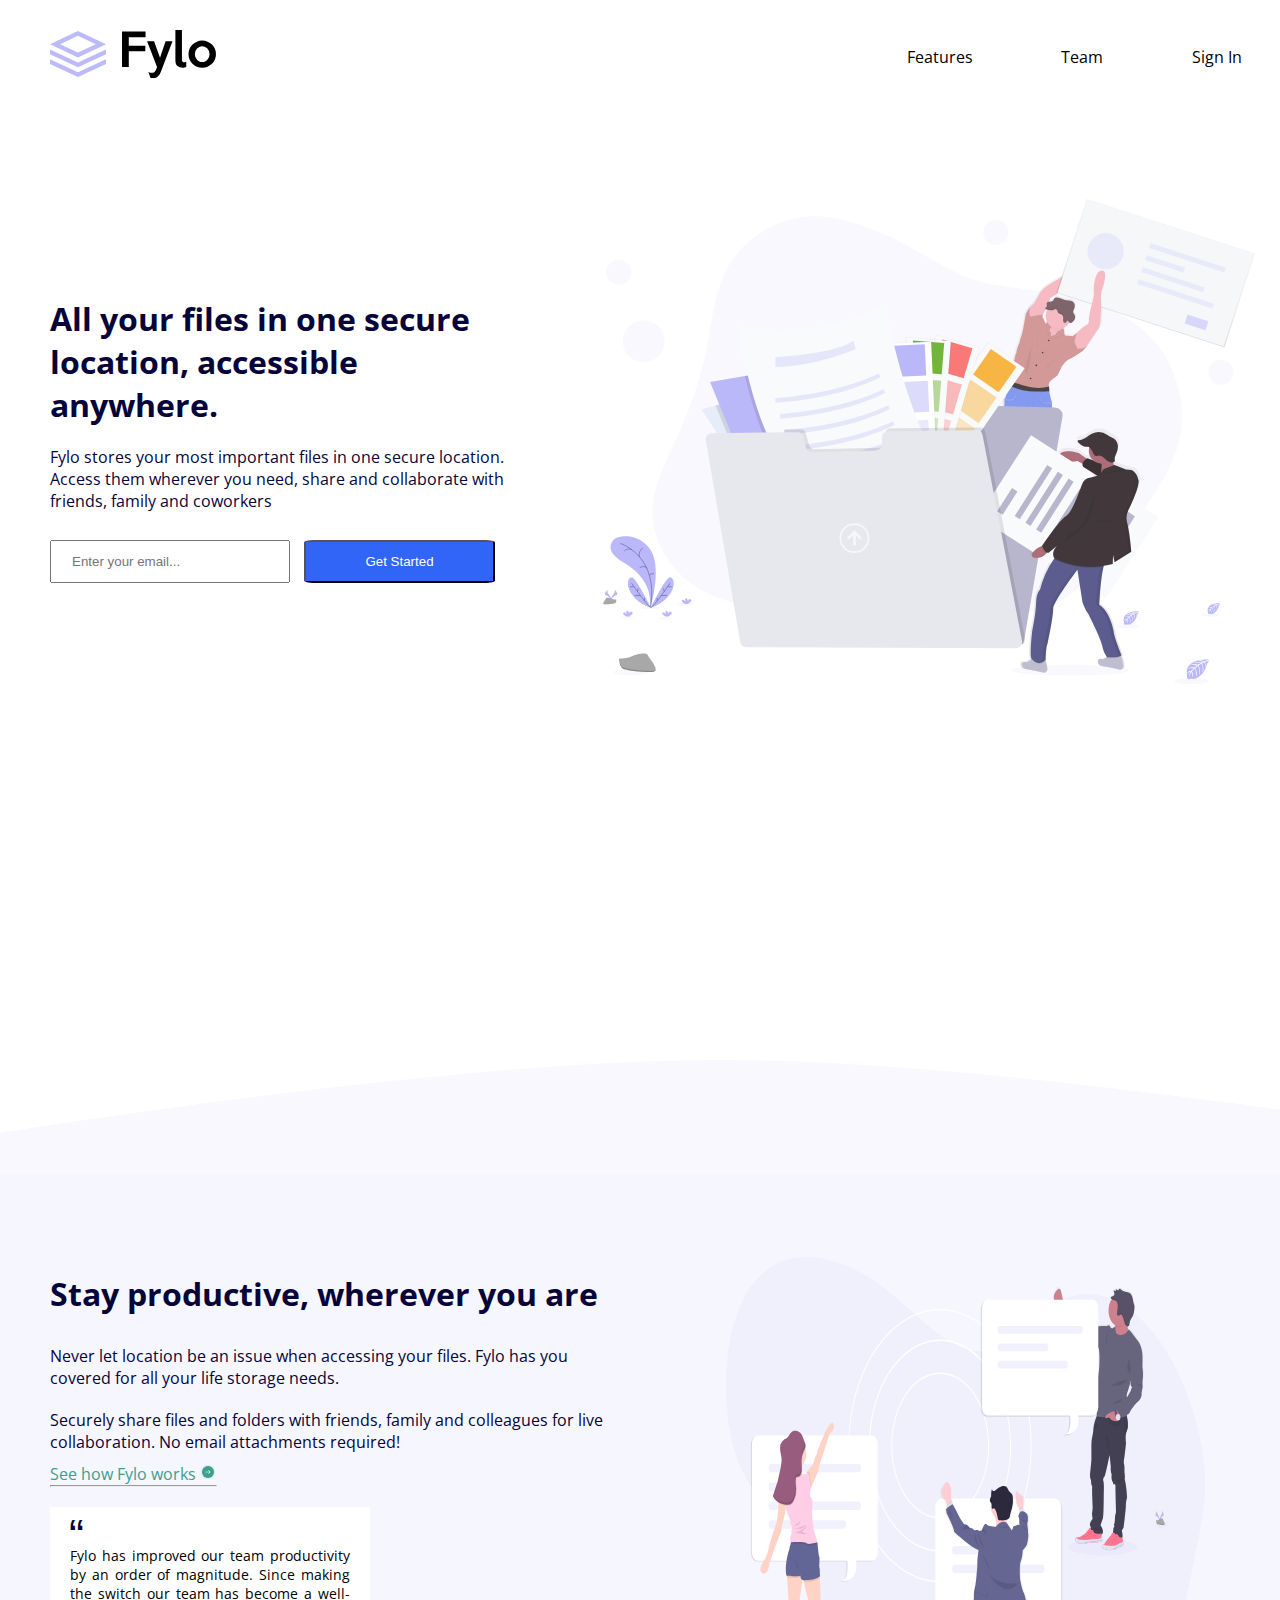
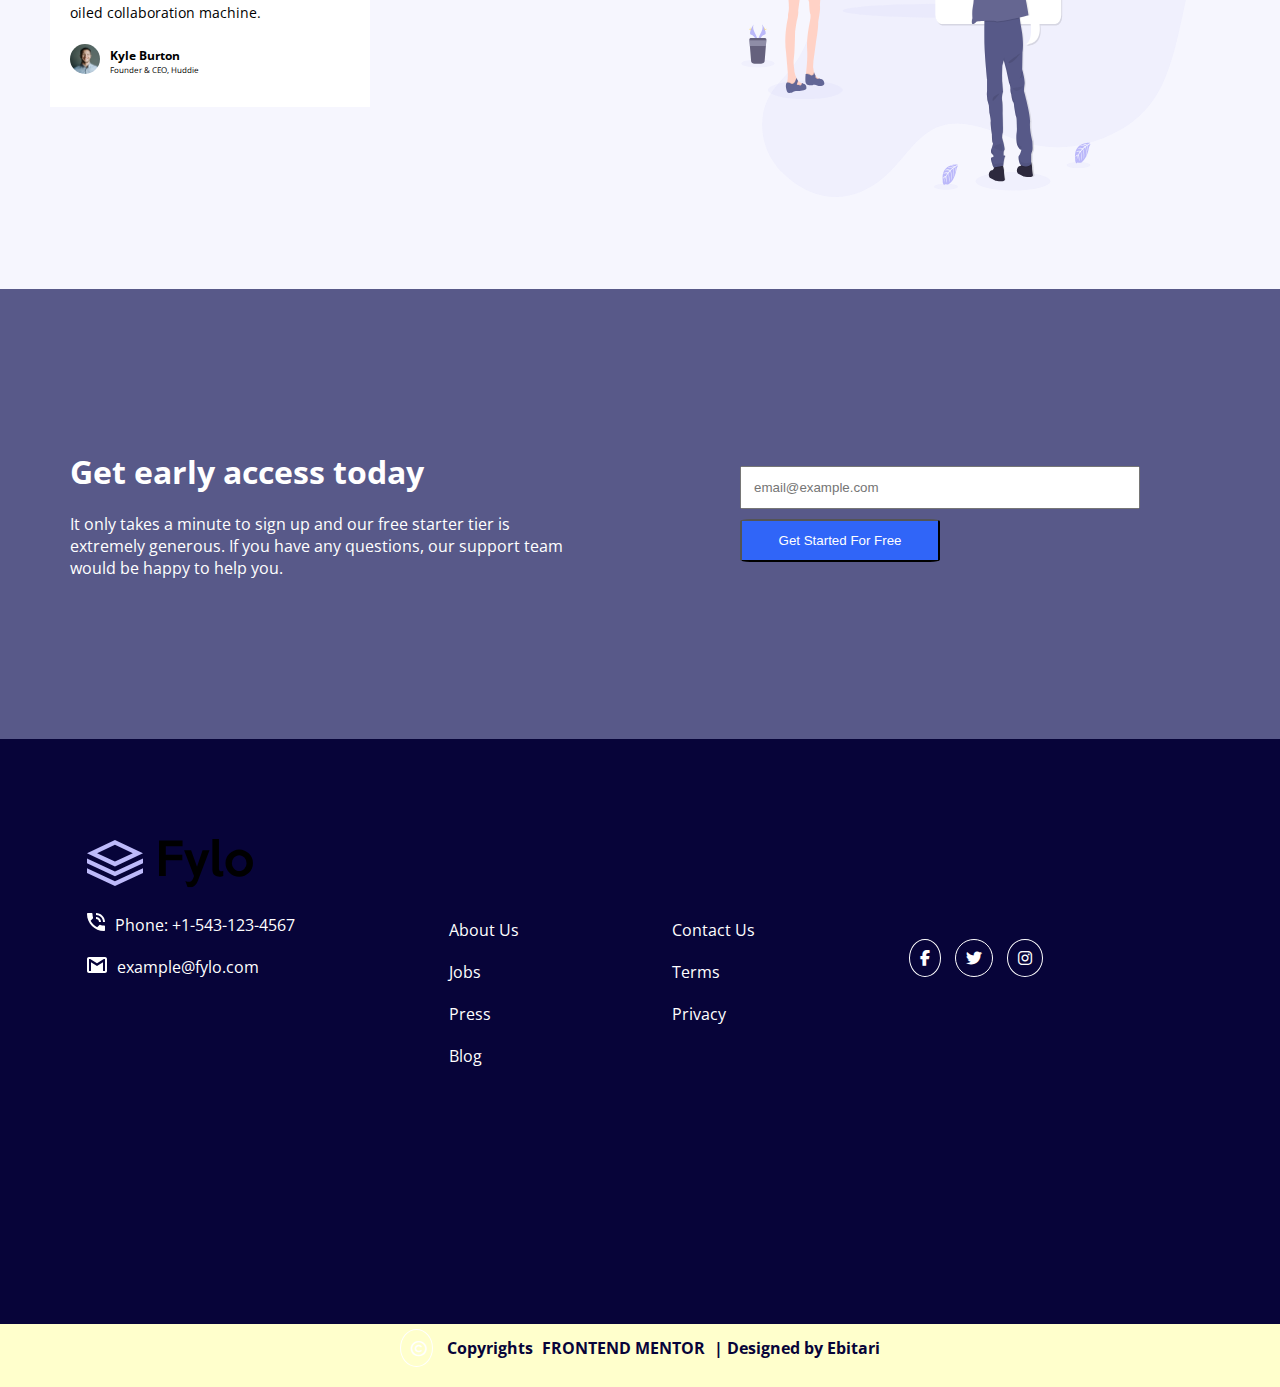
<file: index.html>
<!DOCTYPE html>
<html lang="en">
<head>
    <meta charset="UTF-8">
    <meta name="viewport" content="width=device-width, initial-scale=1.0">
    <link href="style.css" rel="stylesheet"/>
    <link href="media.css" rel="stylesheet"/>
    <link rel="preconnect" href="https://fonts.googleapis.com">
    <link rel="preconnect" href="https://fonts.gstatic.com" crossorigin>
    <link href="https://fonts.googleapis.com/css2?family=Raleway:wght@400;700&display=swap" rel="stylesheet">
    <link rel="preconnect" href="https://fonts.googleapis.com">
<link rel="preconnect" href="https://fonts.gstatic.com" crossorigin>
<link href="https://fonts.googleapis.com/css2?family=Open+Sans&family=Raleway:wght@400;700&display=swap" rel="stylesheet">
<link rel="stylesheet" href="https://cdnjs.cloudflare.com/ajax/libs/font-awesome/6.4.2/css/all.min.css">    
<title>Fylo Website</title>
</head>
<body>

    <!-- ANCHOR TAGS -->

    <nav>
        <div class="logo-links">
            
            <div class="logo">
                <a href="./index.html"><img src="logo.svg" alt="logo-img"></a>
            </div>

            <div class="nav-links show">
                <a href="./features.html">Features</a>
                <a href="./team.html">Team</a>
                <a href="./signin.html">Sign In</a>
            </div>

            <i class="fa fa-bars" aria-hidden="true"></i>

        </div>
    </nav>

<!-- FIRST SECTION -->

    <div class="first-section">
        <div class="first-section-content">
            <div class="left-content-1">
                <h1>All your files in one secure location, accessible anywhere.</h1>
                <p>Fylo stores your most important files in one secure location. 
                    Access them wherever you need, share and collaborate with friends, family and coworkers</p>
                    <form>
                        <input class="input-1" type="email" id="email"  autocomplete="on"
                            name="email" placeholder="Enter your email..." required/>
                        <input class="input-2" type="submit" value="Get Started"/>
                    </form>
            </div>
            <div class="right-content-1">
                <img src="illustration-1.svg" alt="image1">
            </div>
        </div>
    </div>

    <!-- SECOND SECTION -->

    <div class="second-section">
        <img class="bg-curve" src="bg-curve-desktop.svg" alt="bg-svg">
        <div class="second-section-content">
            <div class="left-content-2">
                <h1>Stay productive, wherever you are</h1>
                <p>Never let location be an issue when accessing your files. 
                    Fylo has you covered for all your life storage needs.</p>
                <p>Securely share files and folders with friends, family and colleagues for live collaboration. 
                    No email attachments required!</p>
                    <div>
                <a class="anchor" href="www.google.com">See how Fylo works <img src="icon-arrow.svg" alt="arrow"></a>
                    <hr>
                    </div>
                    <div class="left-content-2-card">
                        <div class="card"><img src="icon-quotes.svg" alt="quote">
                            <p>Fylo has improved our team productivity by an order of magnitude. 
                    Since making the switch our team has become a well-oiled collaboration machine.</p>
                            <div class="info">
                                <div class="info-img">
                                    <img class= "fig" src="avatar-testimonial.jpg" alt="avatar"/>
                                </div>
                                <div class="info-text">
                                    <p class="name">Kyle Burton</p>
                                    <p class="founder">Founder & CEO, Huddie</p>
                                </div>
                             </div>
                        </div>
                    </div>    
            </div>
            <div class="right-content-2">
                <img src="illustration-2.svg" alt="image-2">
            </div>
        </div>
    </div>

    <!-- THIRD SECTION -->

    <div class="third-section">
        <div class="third-section-content">
            <div class="left-content-3">
                <h1>Get early access today</h1>
                <p>It only takes a minute to sign up and our free starter tier is extremely generous. 
                    If you have any questions, our support team would be happy to help you.</p>
            </div>
            <div class="right-content-3">
                <form>
                    <input type="email" id="email-1" name="email" placeholder="email@example.com"  autocomplete="on" required/>
                    <input type="submit" value="Get Started For Free"/>
                </form>
            </div>
        </div>
    </div>

    <!-- FOOTER -->

    <footer class="footer">
        <div class="footer-1">
            <div class="footer-1-img">
            <img src="logo.svg" alt="logo"/>
            </div>
            <div class="footer-1-txt">
            <p><img src="icon-phone.svg" alt="phone">Phone: +1-543-123-4567</p>
            <p><img src="icon-email.svg" alt="eicon">example@fylo.com</p>
            </div>
        </div>
        <div class="footer-2">
            <p>About Us</p>
            <p>Jobs</p>
            <p>Press</p>
            <p>Blog</p>
        </div>
        <div class="footer-3">
            <p>Contact Us</p>
            <p>Terms</p>
            <p>Privacy</p>
        </div>
        <div class="footer-4">
            <i class="fa-brands fa-facebook-f"></i>
            <i class="fa-brands fa-twitter"></i>
            <i class="fa-brands fa-instagram"></i>
        </div>
    </footer>

    <!-- END PAGE -->

    <div class="end-page">
        <p>
            <i class="fa-regular fa-copyright"></i>
            Copyrights
            <a href="https://www.frontendmentor.io/home" target="_blank">FRONTEND MENTOR</a>
            | Designed by Ebitari
        </p>
    </div>

    <!-- JS -->
    
    <script src="main.js">

    </script>
</body>
</html>
</file>
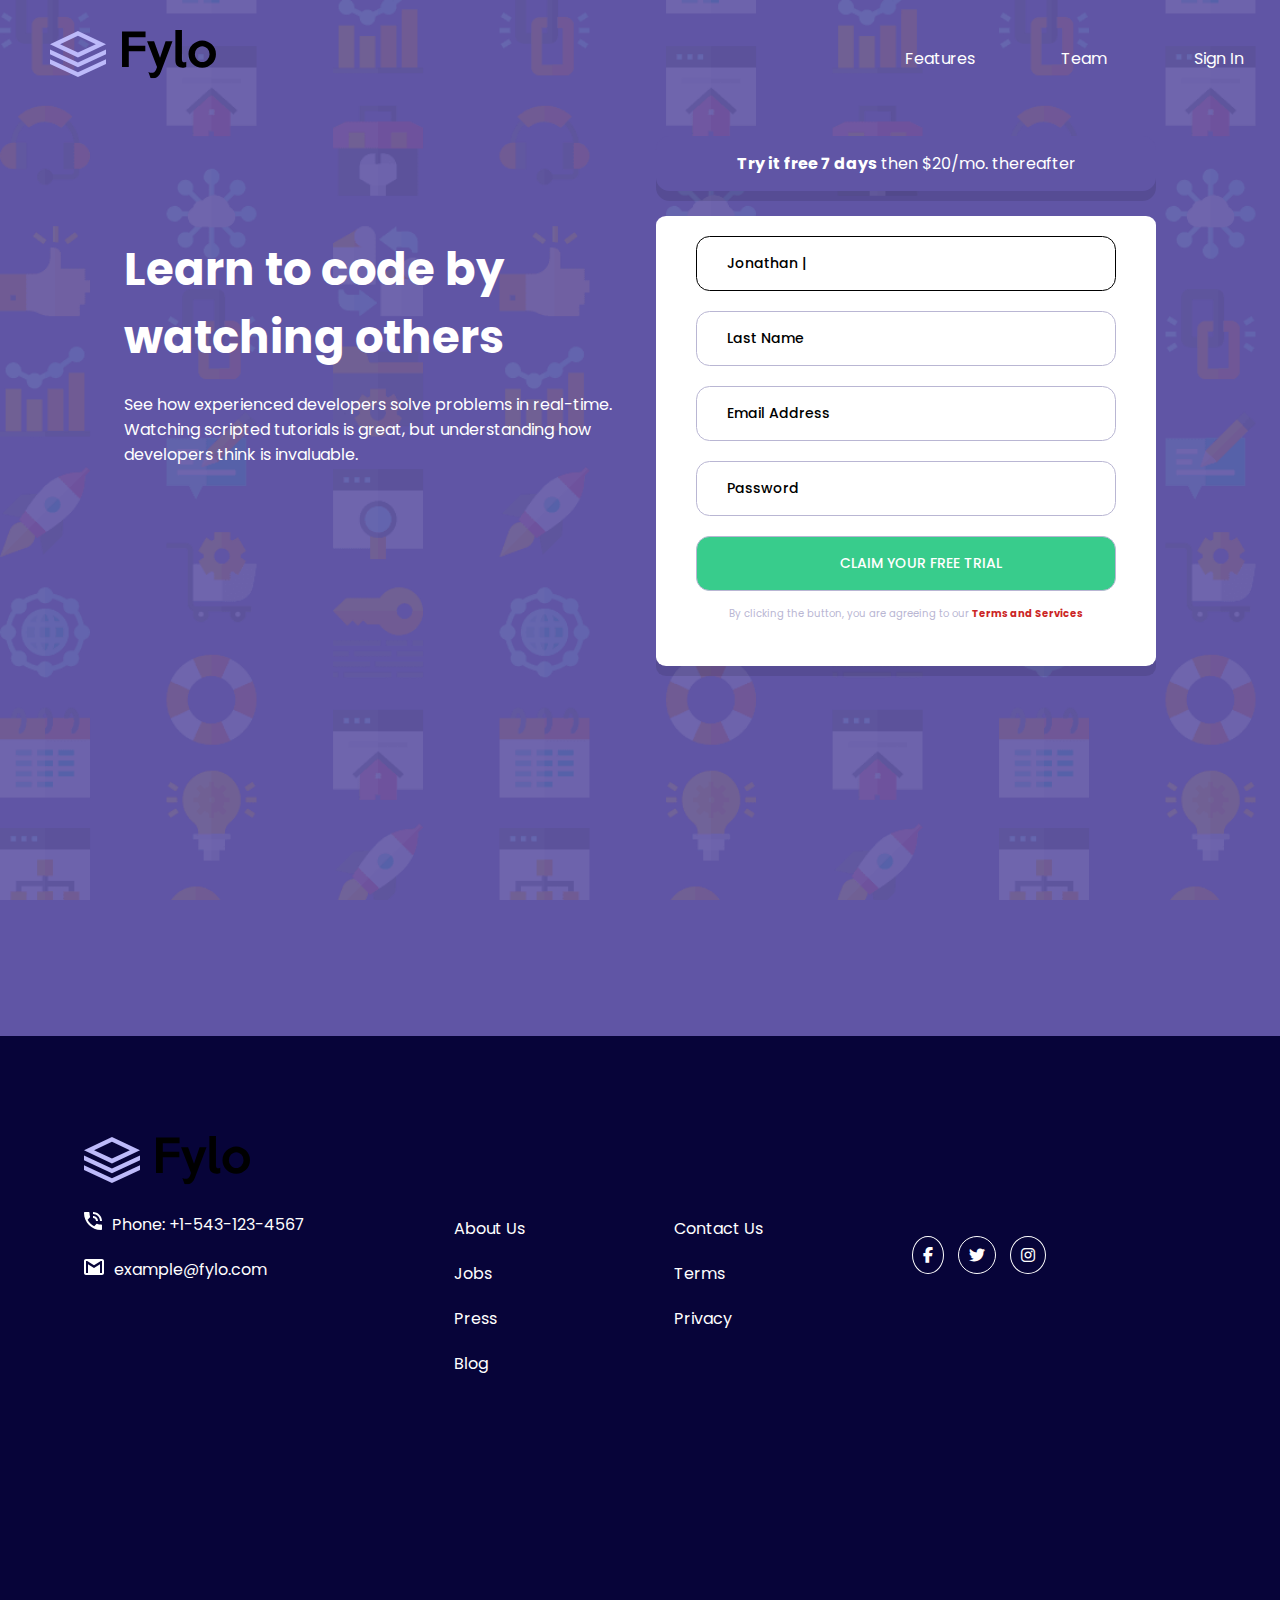
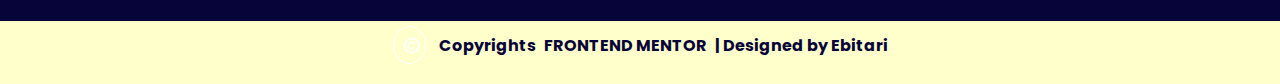
<file: signin.html>
<!DOCTYPE html>
<html lang="en">
<head>
    <meta charset="UTF-8">
    <meta name="viewport" content="width=device-width, initial-scale=1.0">
    <title>Fylo Website</title>
    <link rel="stylesheet" href="signin.css">
    <link rel="preconnect" href="https://fonts.googleapis.com">
    <link rel="preconnect" href="https://fonts.gstatic.com" crossorigin>
    <link href="https://fonts.googleapis.com/css2?family=Poppins:wght@400;500;600;700&display=swap" rel="stylesheet">
    <link rel="stylesheet" href="https://cdnjs.cloudflare.com/ajax/libs/font-awesome/6.4.2/css/all.min.css">
</head>
<body>
    
    <!-- ANCHOR TAGS -->

    <nav>
        <div class="logo-links">
            
            <div class="logo">
                <a href="./index.html"><img src="logo.svg" alt="logo-img"></a>
            </div>

            <div class="nav-links show">
                <a href="./features.html">Features</a>
                <a href="./team.html">Team</a>
                <a href="./signin.html">Sign In</a>
            </div>

            <i class="fa fa-bars" aria-hidden="true"></i>

        </div>
    </nav>

<!-- MAIN CONTENT -->

<div class="main-content">
    <div class="left-content">
        <h1>Learn to code by watching others</h1>
        <p>See how experienced developers solve problems in real-time. 
            Watching scripted tutorials is great, but understanding how developers think is invaluable.
        </p>
    </div>

    <div class="right-content">
        <p><strong>Try it free 7 days</strong> then $20/mo. thereafter</p>
        <div class="card">
            <form autocomplete="on">
                <input type="text" id="fname" name="fname" value="Jonathan |"/>
                <input class="hidden" type="text" id="f-name" name="fname" value="First Name |"/>
                <input type="text" id="lname" name="lname" value="Last Name"/>
                <input type="email" id="email" name="email" value="Email Address"/>
                <input type="text" id="pword" name="pword" value="Password"/>
                <input type="submit" id="submit" name="submit" value="CLAIM YOUR FREE TRIAL"/>
            </form>
            <p>By clicking the button, you are agreeing to our 
                <a href="https://www.google.com/">Terms and Services</a></p>
        </div>
    </div>
</div>   
<!-- FOOTER -->

<footer class="footer">
    <div class="footer-1">
        <div class="footer-1-img">
        <img src="logo.svg" alt="logo"/>
        </div>
        <div class="footer-1-txt">
        <p><img src="icon-phone.svg" alt="phone">Phone: +1-543-123-4567</p>
        <p><img src="icon-email.svg" alt="eicon">example@fylo.com</p>
        </div>
    </div>
    <div class="footer-2">
        <p>About Us</p>
        <p>Jobs</p>
        <p>Press</p>
        <p>Blog</p>
    </div>
    <div class="footer-3">
        <p>Contact Us</p>
        <p>Terms</p>
        <p>Privacy</p>
    </div>
    <div class="footer-4">
        <i class="fa-brands fa-facebook-f"></i>
        <i class="fa-brands fa-twitter"></i>
        <i class="fa-brands fa-instagram"></i>
    </div>
</footer>

<!-- END PAGE -->

<div class="end-page">
    <p>
        <i class="fa-regular fa-copyright"></i>
        Copyrights
        <a href="https://www.frontendmentor.io/home" target="_blank">FRONTEND MENTOR</a>
        | Designed by Ebitari
    </p>
</div>

 <!-- JS -->
    
 <script src="main.js">

 </script>

</body>
</html>
</file>
<file: style.css>
*{
    padding: 0;
    margin: 0;
    box-sizing: border-box;
  }
  
  body{
    font-family: 'Open Sans', sans-serif;
    color: hsl(243, 87%, 12%);
    font-weight: 400;
    background-color: #fff;
    width: 100%;
    overflow-x: hidden;
  }

  /* NAVIGATION */
  .logo-links{
    width: 100%;
    display: flex;
    margin-top: 30px;
    margin-left: 50px;
  }
  .logo{
    flex: 1.5;
  }
  .logo-img{
    width: 100px;
    margin: 20px 50px;
  }
  .nav-links, .show{
    flex: 1;
    display: flex;
    justify-content: space-evenly;
    align-items: center;
  }
  .nav-links a{
    text-decoration: none;
    color: #000;
  }
  .logo-links .fa-bars{
    display: none;
  }

  /* FIRST SECTION */

  .first-section{
    width: 100%;
    display: flex;
    justify-content: center;
    align-items: center;
  }
  .first-section-content{
    width: 100%;
    min-height: 80vh;
    display: flex;
    justify-content: space-between;
    align-items: center;
    margin-bottom: 20%;
  }  
  .left-content-1{
    width: 60%;
    margin-left: 50px;
  }
  .right-content-1 img{
    width: 90%;
    margin-left: 50px;
    padding-left: 20px;
  }
  .left-content-1 p{
    padding: 20px 0;
  }
  
.input-1{
  width: 50%;
  padding: 12px 20px;
  margin: 8px 0;
  box-sizing: border-box;
}
.input-2{
  width: 40%;
  padding: 12px 20px;
  margin-left: 10px;
  background-color: hsl(224, 93%, 58%);
  color: #fff;
  border-radius: 5%;
  border-color: none;
}

/* SECOND SECTION */
.second-section-content{
  margin-top: -10px;
  width: 100%;
  min-height: 80vh;
  display: flex;
  justify-content: space-between;
  align-items: center;
  background-color: hsl(240, 75%, 98%);
}
.left-content-2{
  width: 80%;
  margin: 0 50px;
}
.right-content-2 img{
  width: 80%;
  margin-left: 50px;
  padding-left: 20px;
  min-height: 60vh;
}
.left-content-2 h1{
  padding: 20px 0;
}
.left-content-2 p{
  padding: 10px 0;
}
.card{
width: 320px;
height: 200px;
background-color: #fff;
padding: 10px 20px 10px 20px;
font-size: 14px;
margin: 20px 0 100px 0;
text-align: justify;
}
.card p{
  height: 60%;
  color: black;
  padding: 10px 0 0 0;
  margin: 0;
}
.fig{
  margin-top: 10px;
  width: 30px;
  height: 30px;
  border-radius: 100%;
  margin-right: 10px;
}
.info{
  width: 300px;
  display: flex;
  align-items: center;
  margin-top: -10px;
}
.anchor{
  text-decoration: none;
  color: hsl(170, 45%, 43%);
  padding-bottom: 10px;
}
hr{
 width: 30%;
  color: hsl(170, 45%, 43%);
}
.name{
  font-size: 12px;
  font-weight: bold;
}
.info-text .founder{
  margin-top: -10px;
}
.founder{
  font-size: 8px;
}

/* THIRD SECTION */

.third-section{
  width: 100%;
  display: flex;
  justify-content: center;
  align-items: center;
}
.third-section-content{
  width: 100%;
  min-height: 50vh;
  display: flex;
  justify-content: space-between;
  align-items: center;
  background-color: hsl(238, 22%, 44%);
}
.left-content-3{
  color: #fff;
  width: 80%;
  margin: 0 50px;
  padding: 0 20px;
}
.right-content-3{
  color: #fff;
  width: 80%;
  margin: 0 50px;
  padding: 0 20px;
}
.left-content-3 h1{
  margin-bottom: 20px;
}

.right-content-3 input[type=email]{
  width: 80%;
  padding: 12px;
  margin-left: 30px;
}
.right-content-3 input[type=submit]{
  width: 40%;
  padding: 12px;
  margin-left: 30px;
  margin-top: 10px;
  background-color: hsl(224, 93%, 58%);
  color: #fff;
  border-radius: 5%;
  border-color: none;
}

/* FOOTER */
.footer{
  width: 100%;
  min-height: 65vh;
  background-color: hsl(243, 87%, 12%);
  display: flex;
  align-items: normal;
  justify-content: space-around;
  padding-top: 100px;
}
.footer p{
  color: #fff;
}
.footer-1{
  margin-left: 10px;
}
.footer-1 p{
  margin-top: 20px;
}
.footer-1-txt img{
  padding-right: 10px;
}
.footer-2{
  margin-top: 60px;
}
.footer-2 p{
  padding-top: 20px;
}
.footer-3{
  margin-top: 60px;
}
.footer-3 p{
  padding-top: 20px;
}
i{
  margin-right: 10px;
  border: solid 1px #fff;
  border-radius: 50%;
  padding: 10px;
  color: #fff;
}
.footer-4{
  margin-right: 150px;
  margin-top: 100px;
}

/* END PAGE */

.end-page{
  background-color: #ffc;
  width: 100%;
  min-height: 7vh;
  text-align: center;
  padding-top: 5px;
  color:hsl(243, 87%, 12%);
  font-weight: 700;
}
.end-page a{
  text-decoration: none;
  color:hsl(243, 87%, 12%);
  padding: 0 5px;
}
.end-page a:hover{
  color:hsl(224, 93%, 58%);
  text-decoration: underline;
}
.end-page i{
  padding-right: 5px;
}
</file>
<file: media.css>
/* MEDIA QUERY */

@media screen and (max-width: 600px) {
    /* *{
      padding: 0;
      margin: 0;
      box-sizing: border-box;
    }
    body{
    font-family: 'Open Sans', sans-serif;
    color: hsl(243, 87%, 12%);
    font-weight: 400;
    background-color: #fff;
    width: 100%;
    overflow-x: hidden;
    } */

/* NAVIGATION */
.nav-links{
  display: none;
}
.logo-links{
  display: flex;
  justify-content: space-around;
  align-items: center;
  margin-left: 20px;
  margin-top: 20px;
}

.show{
  display: flex;
  flex-direction: column;
  position: absolute;
  left: 0;
  right: 0;
  top: 70px;
  width: 100%;
  height: 100px;
  background-color: #fff;
}

.show a{
  color: #000;
}
.logo-links .fa-bars{
  display: inline;
  margin-right: 50px;
  justify-content: space-evenly;
  align-items: center;
  color: black;
  cursor: pointer;
}

/* FIRST SECTION */

.first-section{
    width: 100%;
  }
  .first-section-content{
    width: 100%;
    min-height: 80vh;
    margin-bottom: 20%;
    display: flex;
    flex-direction: column-reverse;
  } 
  .left-content-1{
    width: 80%;
    margin: 20px;
  }
  .right-content-1 img{
    width: 80%;
    margin: 20px;
  }
  .left-content-1 p{
    padding: 20px 0;
    margin: 0 20px;
    text-align: center;
  }
  .left-content-1 h1{
    padding: 20px 0;
    margin: 0 20px;
    text-align: center;
  }
  .input-1{
    width: 90%;
    align-content: center;
    margin: 5px 30px;
  }
  .input-2{
    width: 90%;
    align-content: center;    
    padding: 15px 20px;
    margin-top: 10px;
    margin-left: 30px;
    background-color: hsl(224, 93%, 58%);
    color: #fff;
  }

  /* SECOND SECTION */

.second-section-content{
    margin-top: -10px;
    width: 100%;
    min-height: 80vh;
    display: flex;
    flex-direction: column-reverse;
    background-color: hsl(240, 75%, 98%);
  }
  .bg-curve{
    width: 100%;
  }
  .right-content-2 img{
    width: 80%;
    margin: 20px;
    padding-left: 20px;
  }
  .left-content-2 h1{
    font-size: 25px;
    margin: 20px;
    text-align: center;
  }
  .left-content-2 p{
    text-align: left;
    margin: 0;
  }
  .card{
    width: 320px;
    height: 200px;
    background-color: #fff;
    padding: 10px 20px 10px 20px;
    font-size: 14px;
    }
  .left-content-2-card{
    width: 100%;
    margin: auto;
  }

  .anchor{
  text-decoration: none;
  color: hsl(170, 45%, 43%);
  margin-bottom: 30px;
}
  hr{
  width: 35%;
  color: hsl(170, 45%, 43%);
}

/* THIRD SECTION */

.third-section{
  width: 100%;
}
.third-section-content{
  width: 100%;
  min-height: 60vh;
  display: flex;
  flex-direction: column;
  background-color: hsl(238, 22%, 44%);
}
.left-content-3{
  color: #fff;
  width: 80%;
  margin: auto;
}
.left-content-3 h1{
  padding-left: 30px;
}
.left-content-3 p{
  text-align: center;
}
.right-content-3{
  margin-bottom: 50px;
}
.right-content-3 input[type=email]{
  width: 80%;
  padding: 12px;
  margin-bottom: 5px;
}
.right-content-3 input[type=submit]{
  width: 80%;
  padding: 12px;
  margin-bottom: 10px;
  background-color: hsl(224, 93%, 58%);
  color: #fff;
  border-radius: 5%;
  border-color: none;
}

/* FOOTER */

.footer{
  width: 100%;
  min-height: 100vh;
  background-color: hsl(243, 87%, 12%);
  display: block;
  padding: 100px 0;
}
.footer-1, .footer-2, .footer-3{
margin-left: 50px;
}
.footer-4{
  width: 100%;
  text-align: center;
}
}
</file>
<file: signin.css>
*{
    padding: 0;
    margin: 0;
    box-sizing: border-box;
  }
  
  body{
    font-family: 'Poppins', sans-serif;
    color: #fff;
    background-image: url('bg-intro-desktop.png');
    background-repeat: no-repeat;
    background-attachment: fixed;
    background-size: cover;
    background-color: hsl(248, 32%, 49%);
    width: 100%;
    overflow-x: hidden;
  }

  /* NAVIGATION */
  .logo-links{
    width: 100%;
    display: flex;
    margin-top: 30px;
    margin-left: 50px;
    margin-bottom: 50px;
  }
  .logo{
    flex: 1.5;
  }
  .logo-img{
    width: 100px;
    margin: 20px 50px;
  }
  .nav-links, .show{
    flex: 1;
    display: flex;
    justify-content: space-evenly;
    align-items: center;
  }
  .nav-links a{
    text-decoration: none;
    color: #fff;
  }
  .logo-links .fa-bars{
    display: none;
  }

  /* MAIN CONTENT */

  .main-content{
    width: 100%; 
    min-height: 100vh;
    display: flex;
    justify-content: center;
  }

  .left-content{
    margin-top: 50px;
    margin-right: 20px;
    width: 40%;
  }
  .left-content h1{
    margin-top: 50px;
    margin-bottom: 20px;
    font-weight: 700;
    font-size: 45px;
  }

  .right-content p:first-child{
    width: 500px;
    background-color: hsl(248, 32%, 49%);
    border-radius: 1.5vh;
    margin-bottom: 25px;
    padding-top: 15px;
    padding-bottom: 15px;
    text-align: center;
    box-shadow: 0 10px rgba(0,0,0,0.1);
  }
  .card{
    width: 500px;
    height: 450px;
    background-color: #fff;
    border-radius: 2%;
    box-shadow: 0 10px rgba(0,0,0,0.1);
  }
  .card .hidden{
    display: none;
  }
  .card p{
    color: hsl(246, 25%, 77%);
    font-size: 10px;
    text-align: center;
    margin-top: 15px;
  }
  .card a{
    text-decoration: none;
    color: hsl(0, 69%, 47%);
    font-weight: bold;
  }
.card input{
  height: 55px;
  width: 420px;
  padding-left: 30px;
  margin-left: 40px;
  margin-top: 20px;
  border-radius: 1.5vh;
  border: 1px solid hsl(246, 25%, 77%);
  font-size: 14px;
  font-family: 'Poppins', sans-serif;
  font-weight: 500;
}
.card input[type=submit] {
  text-align: center;
}
.card input:first-child{
  border: 1px solid #000;
}
.card input:last-child{
  background-color: hsl(154, 59%, 51%);
  color: #fff;

}


  /* FOOTER */

.footer{
  width: 100%;
  min-height: 65vh;
  background-color: hsl(243, 87%, 12%);
  display: flex;
  align-items: normal;
  justify-content: space-around;
  padding-top: 100px;
}
.footer p{
  color: #fff;
}
.footer-1{
  margin-left: 10px;
}
.footer-1 p{
  margin-top: 20px;
}
.footer-1-txt img{
  padding-right: 10px;
}
.footer-2{
  margin-top: 60px;
}
.footer-2 p{
  padding-top: 20px;
}
.footer-3{
  margin-top: 60px;
}
.footer-3 p{
  padding-top: 20px;
}
i{
  margin-right: 10px;
  border: solid 1px #fff;
  border-radius: 50%;
  padding: 10px;
  color: #fff;
}
.footer-4{
  margin-right: 150px;
  margin-top: 100px;
}

/* END PAGE */

.end-page{
  background-color: #ffc;
  width: 100%;
  min-height: 7vh;
  text-align: center;
  padding-top: 5px;
  color:hsl(243, 87%, 12%);
  font-weight: 700;
}
.end-page a{
  text-decoration: none;
  color:hsl(243, 87%, 12%);
  padding: 0 5px;
}
.end-page a:hover{
  color:hsl(224, 93%, 58%);
  text-decoration: underline;
}
.end-page i{
  padding-right: 5px;
}

/* MEDIA QUERY */

@media screen and (max-width: 600px) {

  /* NAVIGATION */
.nav-links{
  display: none;
}
.logo-links{
  display: flex;
  justify-content: space-around;
  align-items: center;
  margin-left: 20px;
  margin-top: 50px;
}
.show{
  display: flex;
  flex-direction: column;
  position: absolute;
  left: 0;
  right: 0;
  top: 110px;
  width: 100%;
  height: 100px;
  background-color: hsl(0, 100%, 74%);
}
.show a{
  color: #fff;
}
.logo-links .fa-bars{
  display: inline;
  margin-right: 50px;
  justify-content: space-evenly;
  align-items: center;
  color: black;
  cursor: pointer;
}

/* MAIN CONTENT */

.main-content{
  width: 100%; 
  display: flex;
  flex-direction: column;
}
.left-content{
  margin: 50px 0;
  width: 100%;
}
.left-content h1{
  margin-bottom: 20px;
  font-weight: 700;
  font-size: 45px;
  width: 100%;
  text-align: center;
}
.left-content p{
  margin-bottom: 30px;
  width: 80%;
  font-size: 24px;
  text-align: center;
  margin-left: 50px;
}

.right-content p:first-child{
  width: 500px;
  background-color: hsl(248, 32%, 49%);
  border-radius: 2vh;
  font-size: 22px;
  margin-bottom: 25px;
  margin-left: 35px;
  padding: 50px 100px;
  text-align: center;
  box-shadow: 0 10px rgba(0,0,0,0.1);
}
.card{
  width: 500px;
  height: 580px;
  background-color: #fff;
  border-radius: 2%;
  box-shadow: 0 10px rgba(0,0,0,0.1);
  margin-bottom: 40px;
  margin-left: 35px;
}
.card p{
  color: hsl(246, 25%, 77%);
  font-size: 16px;
  text-align: center;
  margin: 15px 50px 0 50px;
  padding: 0 20px;
}
.card a{
  text-decoration: none;
  color: hsl(0, 69%, 47%);
  font-weight: bold;
}
.card input{
height: 70px;
width: 430px;
padding-left: 30px;
margin-left: 40px;
margin-top: 20px;
border-radius: 1.5vh;
border: 1px solid hsl(246, 25%, 77%);
font-size: 18px;
font-family: 'Poppins', sans-serif;
font-weight: 500;
}
.card .hidden{
  display: inline;
}
.card input[type=submit] {
padding-right: 20px;
text-align: center;
font-size: 22px;
}
.card input:first-child{
display: none;
}
.card input:last-child{
background-color: hsl(154, 59%, 51%);
color: #fff;
}


/* FOOTER */
.footer{
  width: 100%;
  min-height: 100vh;
  background-color: hsl(248, 32%, 49%);
  display: block;
  padding: 100px 0;
  font-size: 20px;
}
.footer-1, .footer-2, .footer-3{
margin-left: 50px;
}
.footer-4{
  width: 100%;
  text-align: center;
}
}
</file>
